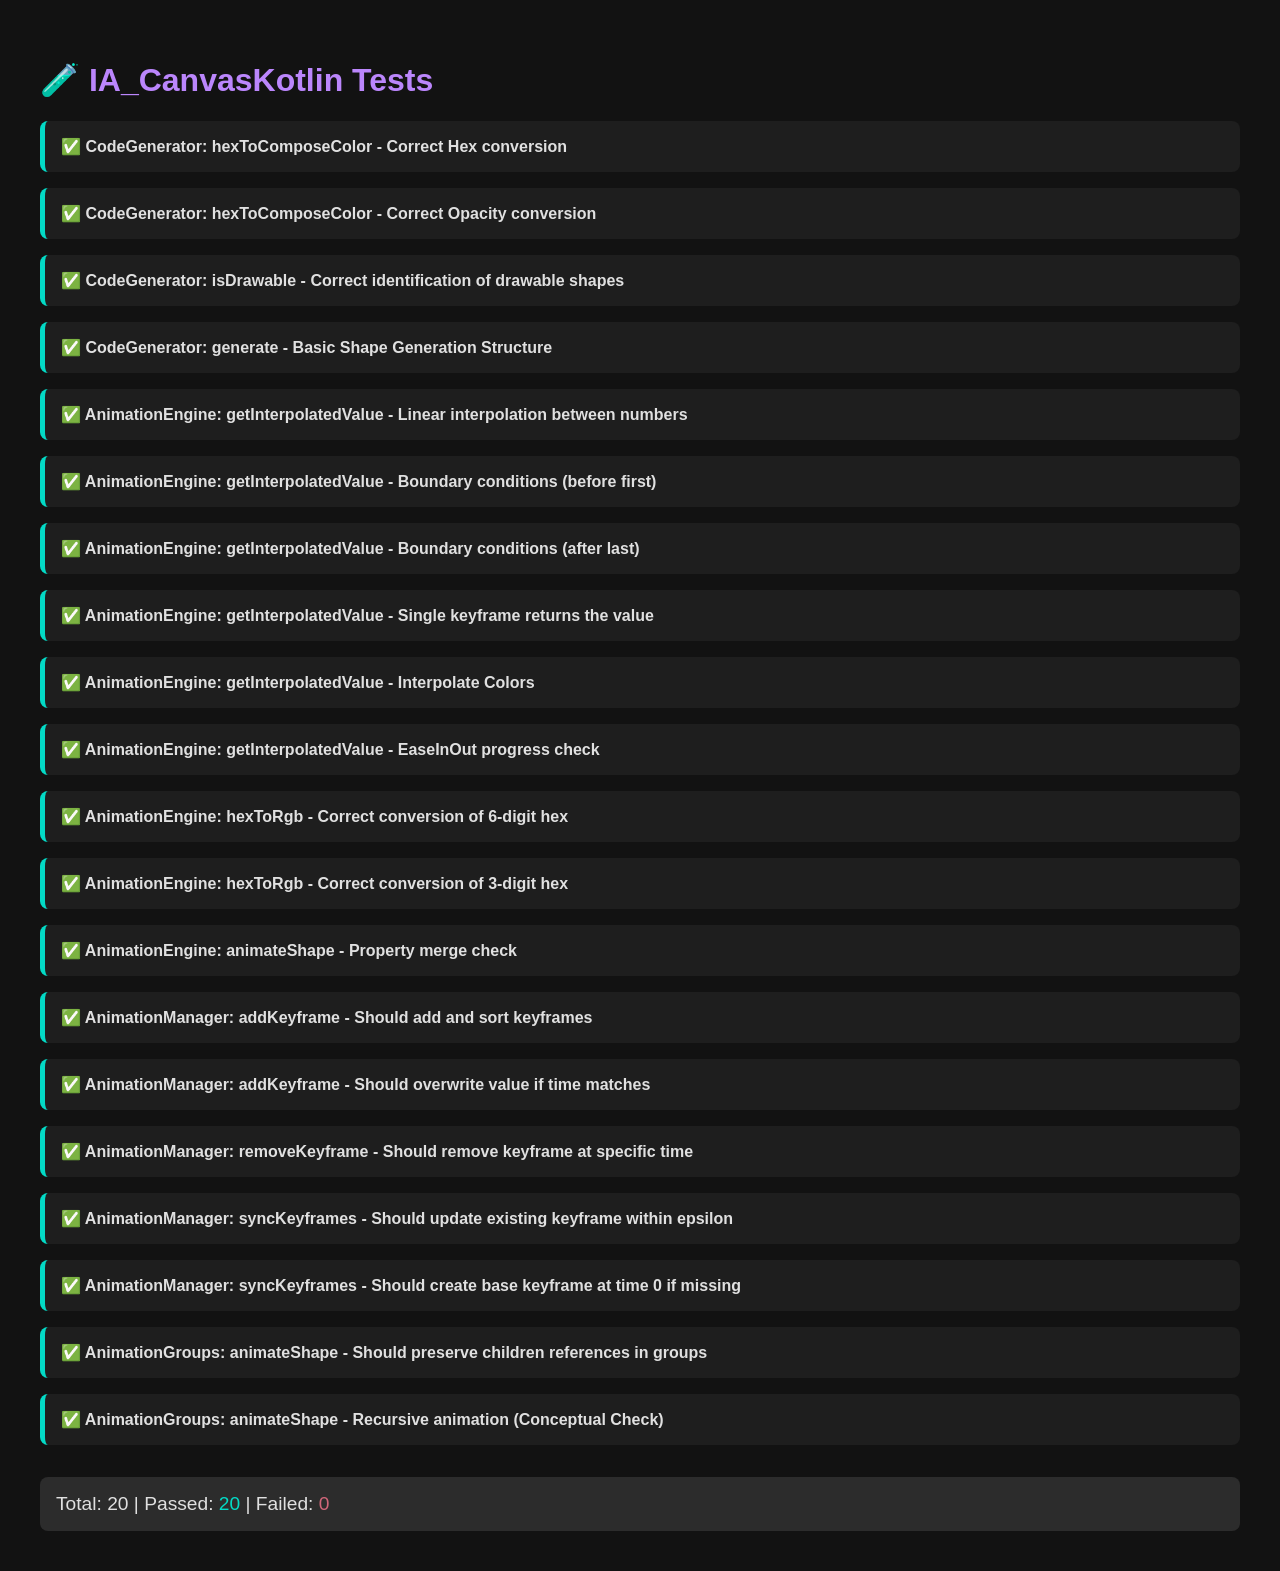
<file: tests/index.html>
<!DOCTYPE html>
<html lang="en">
<head>
    <meta charset="UTF-8">
    <meta name="viewport" content="width=device-width, initial-scale=1.0">
    <title>IA_CanvasKotlin Unit Tests</title>
    <style>
        body { font-family: 'Inter', sans-serif; background: #121212; color: #E0E0E0; padding: 2rem; }
        h1 { color: #BB86FC; }
        .test-result { margin-bottom: 1rem; padding: 1rem; border-radius: 8px; border-left: 5px solid; background: #1E1E1E; }
        .success { border-left-color: #03DAC6; }
        .failure { border-left-color: #CF6679; }
        pre { background: #000; padding: 1rem; border-radius: 4px; overflow-x: auto; font-family: 'Fira Code', monospace; }
        .summary { font-size: 1.2rem; margin-top: 2rem; padding: 1rem; background: #2C2C2C; border-radius: 8px; }
    </style>
</head>
<body>
    <h1>🧪 IA_CanvasKotlin Tests</h1>
    <div id="test-container">Running tests...</div>
    <div id="summary" class="summary"></div>

    <script type="module">
        import { runCodeGeneratorTests } from './CodeGenerator.test.js';
        import { runAnimationEngineTests } from './AnimationEngine.test.js';
        import { runAnimationManagerTests } from './AnimationManager.test.js';
        import { runAnimationGroupsTests } from './AnimationGroups.test.js';

        async function runTests() {
            const container = document.getElementById('test-container');
            const summaryContainer = document.getElementById('summary');
            container.innerHTML = '';
            
            let passed = 0;
            let failed = 0;

            const results = [];
            const addResult = (name, ok, error) => {
                const div = document.createElement('div');
                div.className = `test-result ${ok ? 'success' : 'failure'}`;
                div.innerHTML = `<strong>${ok ? '✅' : '❌'} ${name}</strong>`;
                if (error) {
                    div.innerHTML += `<pre>${error.stack || error}</pre>`;
                    failed++;
                } else {
                    passed++;
                }
                container.appendChild(div);
            };

            const assert = (condition, message) => {
                if (!condition) throw new Error(message || "Assertion failed");
            };

            // Test execution
            try {
                // Code Generator
                const cgResults = await runCodeGeneratorTests(assert);
                cgResults.forEach(r => addResult(`CodeGenerator: ${r.name}`, r.ok, r.error));

                // Animation Engine
                const aeResults = await runAnimationEngineTests(assert);
                aeResults.forEach(r => addResult(`AnimationEngine: ${r.name}`, r.ok, r.error));

                // Animation Manager
                const amResults = await runAnimationManagerTests(assert);
                amResults.forEach(r => addResult(`AnimationManager: ${r.name}`, r.ok, r.error));

                // Animation Groups
                const agResults = await runAnimationGroupsTests(assert);
                agResults.forEach(r => addResult(`AnimationGroups: ${r.name}`, r.ok, r.error));
            } catch (e) {
                addResult("Global Test Runner Error", false, e);
            }

            summaryContainer.innerHTML = `Total: ${passed + failed} | Passed: <span style="color: #03DAC6">${passed}</span> | Failed: <span style="color: #CF6679">${failed}</span>`;
        }

        runTests();
    </script>
</body>
</html>
</file>
